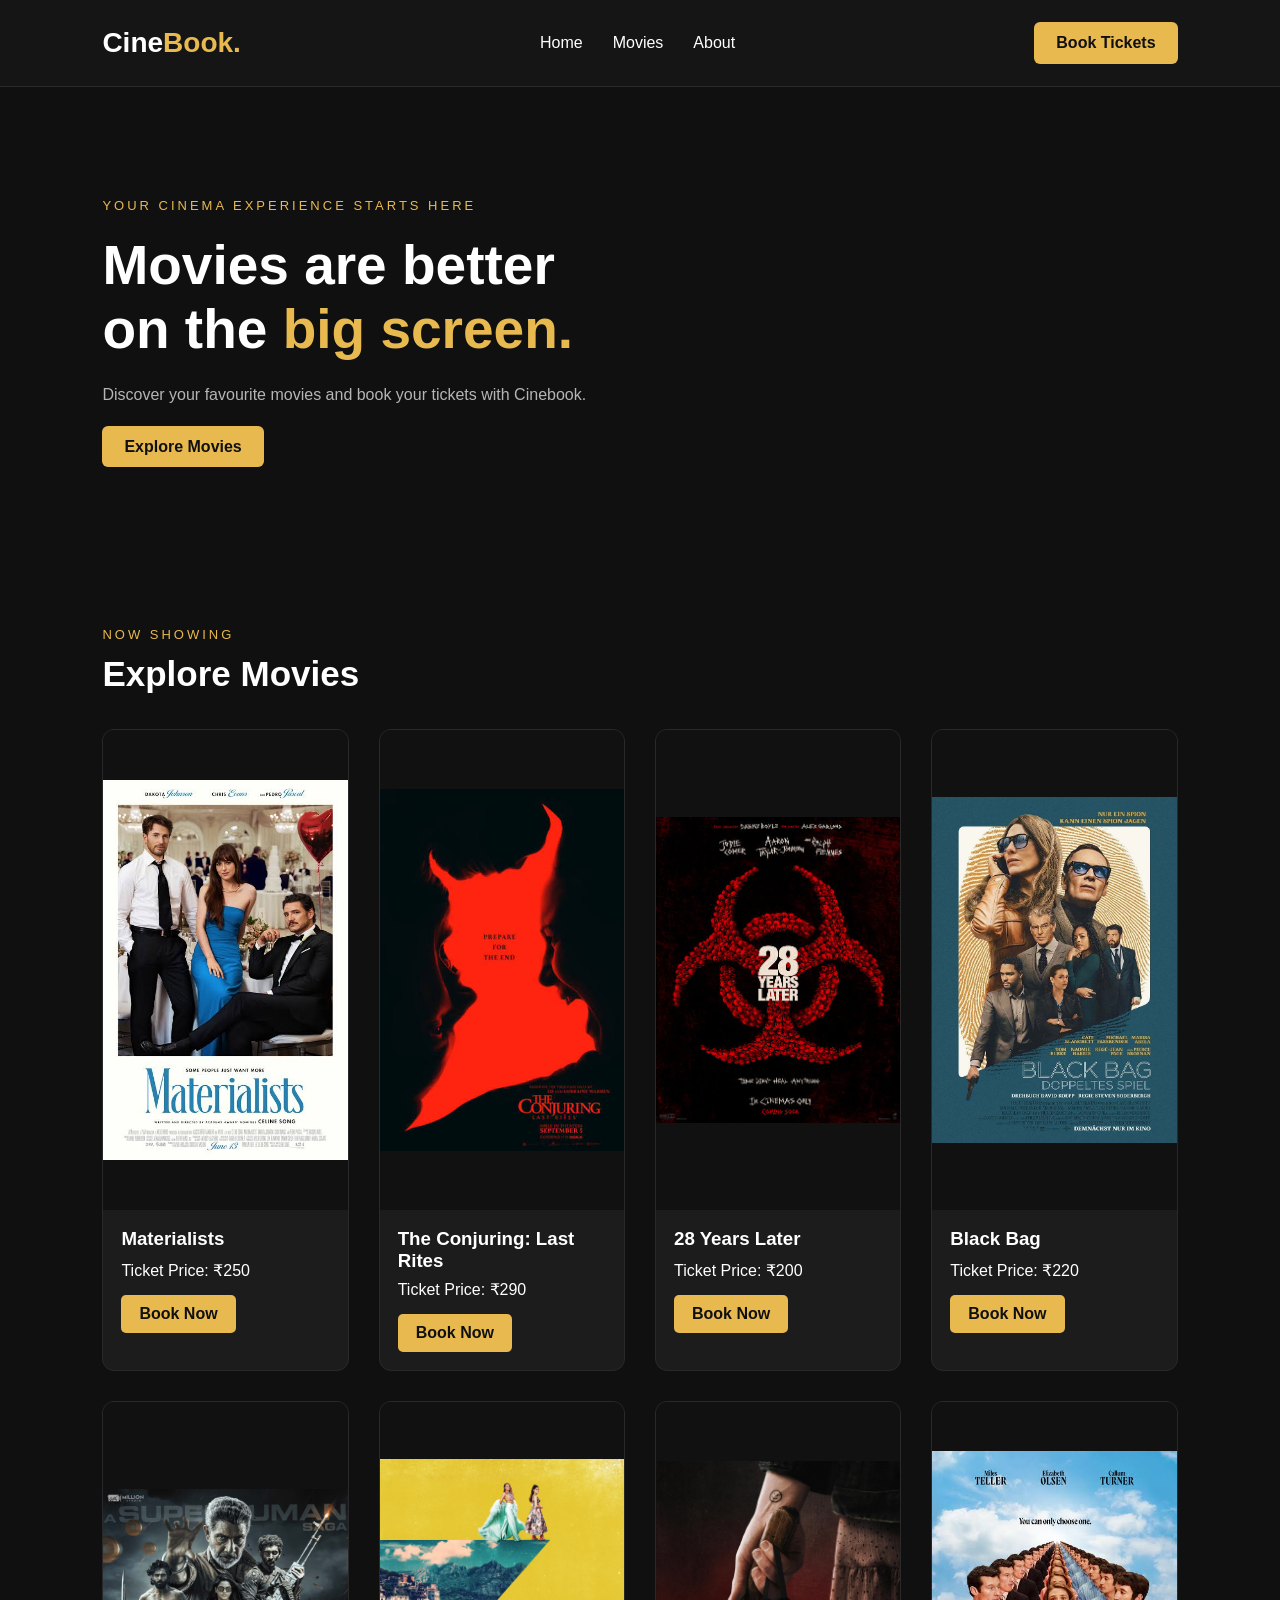
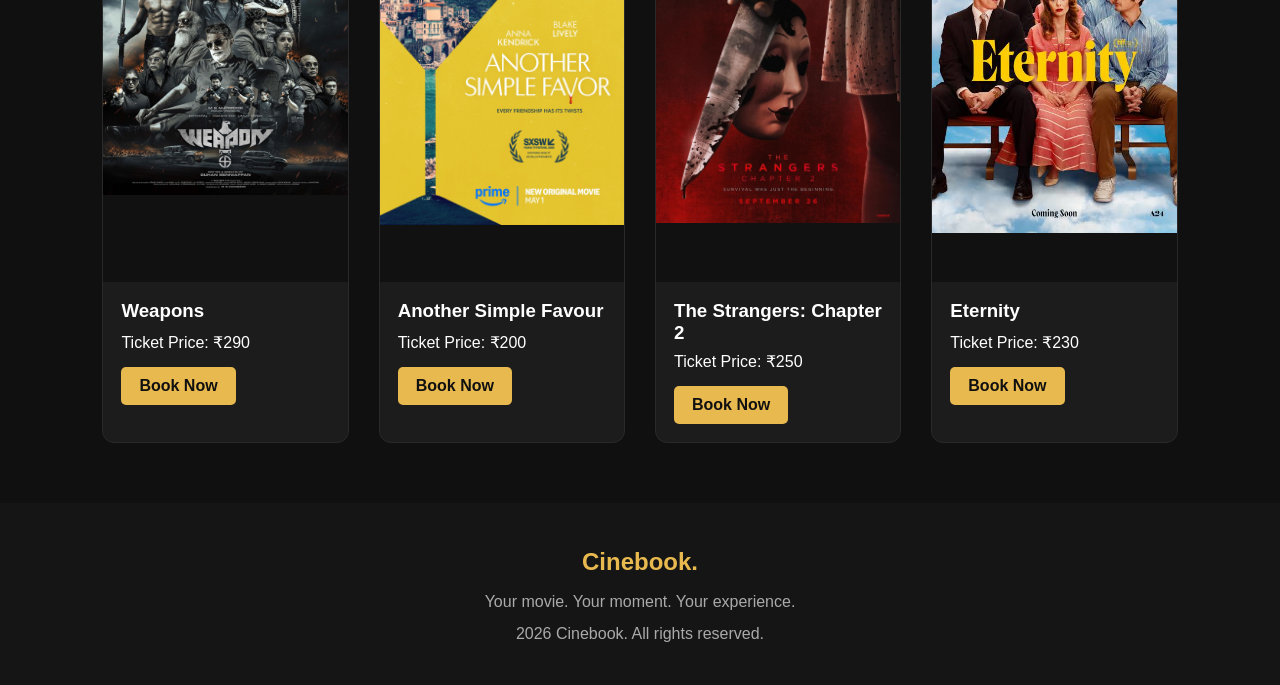
<file: frontend/index.html>
<!DOCTYPE html>

<head>
  <meta name="viewport" content="width=device-width, initial-scale=1.0">
  <title>CineBook | Book Movie Tickets</title>
  <link rel = "stylesheet" href = "styles.css">
</head>
<body>

  <!--Navigation Bar-->
  <header>
    <nav class = "navbar">
      <h1 class = "logo">Cine<span>Book.</span></h1>
      <u1 class = "nav-links">
        <li><a href = "#">Home</a></li>
        <li><a href = "#">Movies</a></li>
        <li><a href = "#">About</a></li>
      </u1>
      <a href = "#movies" class = "nav-button">Book Tickets</a>
    </nav>
  </header>

  <!--Hero Section-->
  <section class = "hero">
    <div class = "hero-content">
      <p class = "tagline">YOUR CINEMA EXPERIENCE STARTS HERE</p>
      <h2>Movies are better<br>on the <span>big screen.</span></h2>
      <p class = "hero-description">
        Discover your favourite movies and book your tickets with Cinebook.
      </p>
      <a href = "movies" class = "primary-button">
        Explore Movies
      </a>
    </div>
  </section>

  <!--Movies Section-->
  <section class = "movies" id = "movies">
    <div class = "section-heading">
      <p>NOW SHOWING</p>
      <h2>Explore Movies</h2>
    </div>
    <div class = "movie-container">
      
<div class="movie-card">
    <img src="images/materialists.jpg" alt="Materialists poster">

    <div class="movie-info">
        <h3>Materialists</h3>
        <p>Ticket Price: ₹250</p>
        <a href="booking.html" class="book-button">Book Now</a>
    </div>
</div>

<div class="movie-card">
    <img src="images/conjuring.jpg" alt="The Conjuring Last Rites poster">

    <div class="movie-info">
        <h3>The Conjuring: Last Rites</h3>
        <p>Ticket Price: ₹290</p>
        <a href="booking.html" class="book-button">Book Now</a>
    </div>
</div>

<div class="movie-card">
    <img src="images/28years.jpg" alt="28 Years Later poster">

    <div class="movie-info">
        <h3>28 Years Later</h3>
        <p>Ticket Price: ₹200</p>
        <a href="booking.html" class="book-button">Book Now</a>
    </div>
</div>

<div class="movie-card">
    <img src="images/blackbag.jpg" alt="Black Bag poster">

    <div class="movie-info">
        <h3>Black Bag</h3>
        <p>Ticket Price: ₹220</p>
        <a href="booking.html" class="book-button">Book Now</a>
    </div>
</div>

<div class="movie-card">
    <img src="images/weapons.jpg" alt="Weapons poster">

    <div class="movie-info">
        <h3>Weapons</h3>
        <p>Ticket Price: ₹290</p>
        <a href="booking.html" class="book-button">Book Now</a>
    </div>
</div>

<div class="movie-card">
    <img src="images/anotherfavour.jpg" alt="Another Simple Favour poster">

    <div class="movie-info">
        <h3>Another Simple Favour</h3>
        <p>Ticket Price: ₹200</p>
        <a href="booking.html" class="book-button">Book Now</a>
    </div>
</div>

<div class="movie-card">
    <img src="images/strangers.jpg" alt="The Strangers Chapter 2 poster">

    <div class="movie-info">
        <h3>The Strangers: Chapter 2</h3>
        <p>Ticket Price: ₹250</p>
        <a href="booking.html" class="book-button">Book Now</a>
    </div>
</div>

<div class="movie-card">
    <img src="images/eternity.jpg" alt="Eternity poster">

    <div class="movie-info">
        <h3>Eternity</h3>
        <p>Ticket Price: ₹230</p>
        <a href="booking.html" class="book-button">Book Now</a>
    </div>
</div>

    </div>
  </section>

  <!--Footer-->
  <footer id = "about">
    <h2>Cinebook.</h2>
    <p>Your movie. Your moment. Your experience.</p>
    <p>2026 Cinebook. All rights reserved.</p>
  </footer>
</body>
</html>
</file>
<file: frontend/styles.css>
* {
    margin: 0;
    padding: 0;
    box-sizing: border-box;
}

html {
    scroll-behavior: smooth;
}

body {
    background-color: #101010;
    color: white;
    font-family: Arial, sans-serif;
}

/* Navigation */

.navbar {
    display: flex;
    justify-content: space-between;
    align-items: center;
    padding: 22px 8%;
    background-color: #151515;
}

.logo {
    font-size: 28px;
}

.logo span {
    color: #e8b94f;
}

.nav-links {
    display: flex;
    gap: 30px;
    list-style: none;
}

.nav-links a {
    text-decoration: none;
    color: white;
}

.nav-links a:hover {
    color: #e8b94f;
}

.nav-button,
.primary-button {
    background-color: #e8b94f;
    color: #101010;
    padding: 12px 22px;
    border-radius: 6px;
    text-decoration: none;
    font-weight: bold;
}

/* Hero Section */

.hero {
    min-height: 480px;
    display: flex;
    align-items: center;
    padding: 70px 8%;
}

.hero-content {
    max-width: 600px;
}

.tagline,
.section-heading p {
    color: #e8b94f;
    letter-spacing: 3px;
    font-size: 13px;
}

.hero h2 {
    font-size: 55px;
    margin: 20px 0;
}

.hero h2 span {
    color: #e8b94f;
}

.hero-description {
    color: #b5b5b5;
    line-height: 1.7;
    margin-bottom: 30px;
}

/* Movies Section */

.movies {
    padding: 60px 8%;
}

.section-heading {
    margin-bottom: 35px;
}

.section-heading h2 {
    font-size: 35px;
    margin-top: 12px;
}

/* Footer */

footer {
    background-color: #151515;
    text-align: center;
    padding: 35px 15px;
    color: #aaa;
    line-height: 2;
}

.movie-container {
    display: grid;
    grid-template-columns: repeat(4, minmax(0, 1fr));
    gap: 30px;
}

.movie-card {
    background-color: #1c1c1c;
    border-radius: 12px;
    overflow: hidden;
    transition: transform 0.3s;
}

.movie-card:hover {
    transform: translateY(-8px);
}

.movie-card img {
    width: 100%;
    height: 480px;
    object-fit: contain;
    background-color: #111;
    display: block;
}

.movie-info {
    padding: 18px;
}

.movie-info h3 {
    margin-bottom: 8px;
}

.movie-info p {
    margin-bottom: 15px;
}

.book-button {
    display: inline-block;
    background-color: #e8b94f;
    color: #101010;
    padding: 10px 18px;
    text-decoration: none;
    border-radius: 5px;
    font-weight: bold;
}

footer h2 {
    color: #e8b94f;
}


/* Booking Page */

.booking-section {
    max-width: 650px;
    margin: 60px auto;
    padding: 30px;
}

.booking-heading {
    text-align: center;
    margin-bottom: 35px;
}

.booking-heading p {
    color: #e8b94f;
    letter-spacing: 3px;
    font-size: 13px;
}

.booking-heading h2 {
    font-size: 35px;
    margin-top: 12px;
}

.booking-form {
    background-color: #1c1c1c;
    padding: 30px;
    border-radius: 12px;
}

.booking-form label {
    display: block;
    margin: 18px 0 8px;
    font-weight: bold;
}

.booking-form input,
.booking-form select {
    width: 100%;
    padding: 13px;
    background-color: #292929;
    color: white;
    border: 1px solid #444;
    border-radius: 6px;
    font-size: 15px;
}

.booking-form button {
    width: 100%;
    margin-top: 28px;
    border: none;
    cursor: pointer;
    font-size: 16px;
}


/* Booking Form Improvements */

.booking-section {
    min-height: 80vh;
}

.booking-form {
    border: 1px solid #303030;
    box-shadow: 0 10px 35px rgba(0, 0, 0, 0.3);
}

.booking-form input,
.booking-form select {
    outline: none;
    transition: border 0.3s, box-shadow 0.3s;
}

.booking-form input:focus,
.booking-form select:focus {
    border-color: #e8b94f;
    box-shadow: 0 0 8px rgba(232, 185, 79, 0.2);
}

.booking-form button {
    transition: background-color 0.3s, transform 0.3s;
}

.booking-form button:hover {
    background-color: #f5cc70;
    transform: translateY(-2px);
}

/* Mobile Responsive Booking Form */

@media (max-width: 600px) {
    .booking-section {
        margin: 30px auto;
        padding: 15px;
    }

    .booking-heading h2 {
        font-size: 28px;
    }

    .booking-form {
        padding: 20px;
    }

    .navbar {
        padding: 18px 5%;
    }

    .logo {
        font-size: 23px;
    }
}


/* Movie Card Final Styling */

.movie-card {
    border: 1px solid #292929;
    transition: transform 0.3s ease, border-color 0.3s ease;
}

.movie-card:hover {
    transform: translateY(-8px);
    border-color: #e8b94f;
}

.movie-card img {
    width: 100%;
    height: 480px;
    object-fit: contain;
    background-color: #111;
    display: block;
}

.movie-info h3 {
    min-height: 25px;
}

.book-button {
    transition: background-color 0.3s ease,
                transform 0.3s ease;
}

.book-button:hover {
    background-color: #f5cc70;
    transform: scale(1.04);
}


/* Navigation Improvements */

.navbar {
    position: sticky;
    top: 0;
    z-index: 100;
    border-bottom: 1px solid #292929;
}

.nav-links a {
    transition: color 0.3s ease;
}

.nav-button {
    transition: background-color 0.3s ease;
}

.nav-button:hover {
    background-color: #f5cc70;
}

.footer-links {
    margin: 15px 0;
}

.footer-links a {
    color: #e8b94f;
    text-decoration: none;
    margin: 0 12px;
}

.footer-links a:hover {
    color: white;
}


@media (max-width: 600px) {

    .nav-links {
        display: none;
    }

    .navbar {
        padding: 18px 5%;
    }

    .hero {
        padding: 50px 6%;
    }

    .hero h2 {
        font-size: 38px;
    }

    .movies {
        padding: 40px 6%;
    }

    .movie-container {
        grid-template-columns: 1fr;
    }

    .movie-card img {
        height: 420px;
    }
}


/* Tablets */
@media (max-width: 1000px) {
    .movie-container {
        grid-template-columns: repeat(2, 1fr);
    }
}

/* Mobile phones */
@media (max-width: 600px) {
    .movie-container {
        grid-template-columns: 1fr;
    }
}


/* Bill Summary */

.bill-summary {
    background-color: #252525;
    padding: 22px;
    margin-top: 25px;
    border-radius: 10px;
    border: 1px solid #444;
}

.bill-summary h3 {
    color: #e8b94f;
    margin-bottom: 18px;
}

.bill-summary p {
    display: flex;
    justify-content: space-between;
    margin: 15px 0;
    color: #ccc;
}

.bill-summary hr {
    border: 1px solid #444;
    margin: 18px 0;
}

#finalAmount {
    color: #e8b94f;
    font-size: 22px;
    font-weight: bold;
}


/* Booking Confirmation */

.confirmation-box {
    display: none;
    max-width: 600px;
    margin: 40px auto;
    padding: 35px;
    background-color: #1c1c1c;
    border: 1px solid #444;
    border-radius: 12px;
    text-align: center;
}

.success-icon {
    width: 65px;
    height: 65px;
    margin: 0 auto 20px;
    background-color: #244c32;
    color: #6bd68b;
    border-radius: 50%;
    display: flex;
    align-items: center;
    justify-content: center;
    font-size: 35px;
}

.confirmation-box h2 {
    color: #e8b94f;
    margin-bottom: 12px;
}

.success-message {
    color: #aaa;
    margin-bottom: 25px;
}

.booking-details {
    background-color: #252525;
    padding: 22px;
    border-radius: 8px;
    text-align: left;
    margin-bottom: 25px;
}

.booking-details h3 {
    color: #e8b94f;
    margin-bottom: 18px;
}

.booking-details p {
    margin: 13px 0;
    color: #ccc;
}

.booking-status {
    color: #6bd68b !important;
    font-weight: bold;
    border-top: 1px solid #444;
    padding-top: 15px;
}

.confirmation-box button {
    border: none;
    cursor: pointer;
}
</file>
